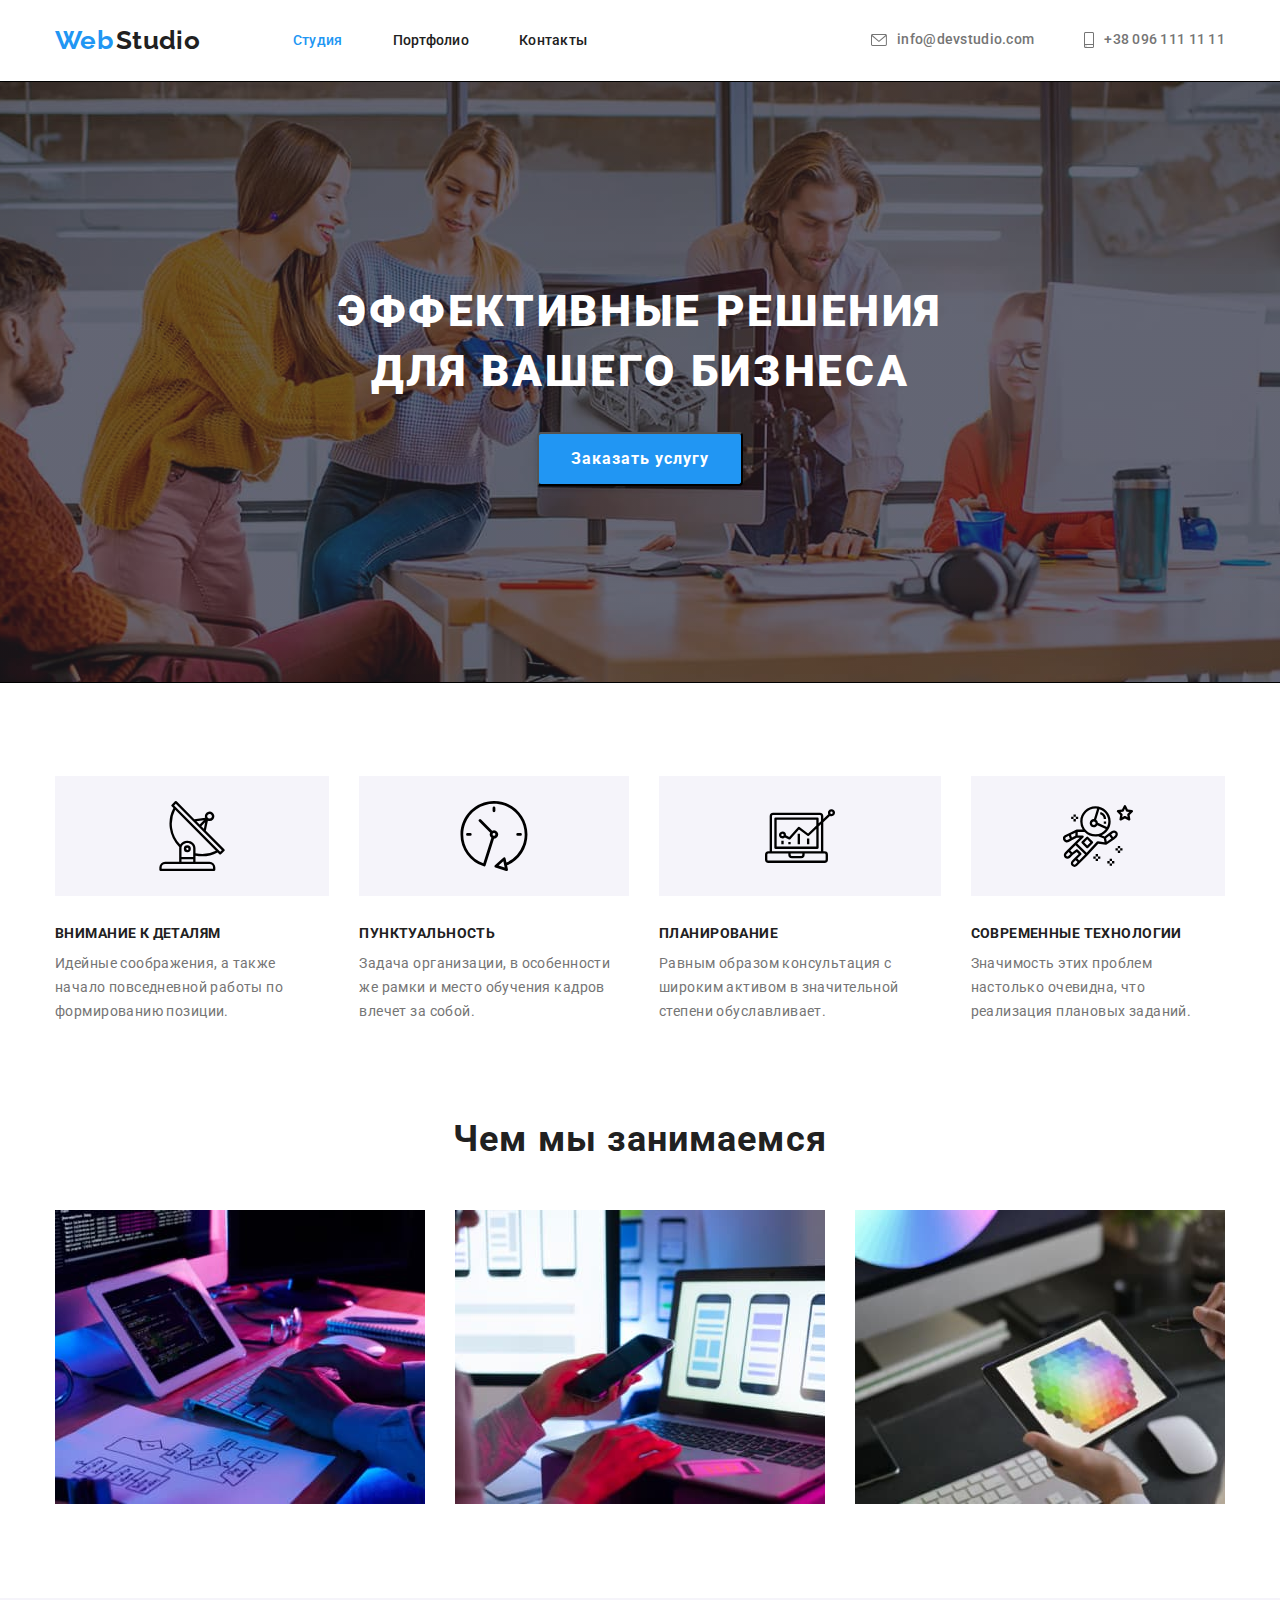
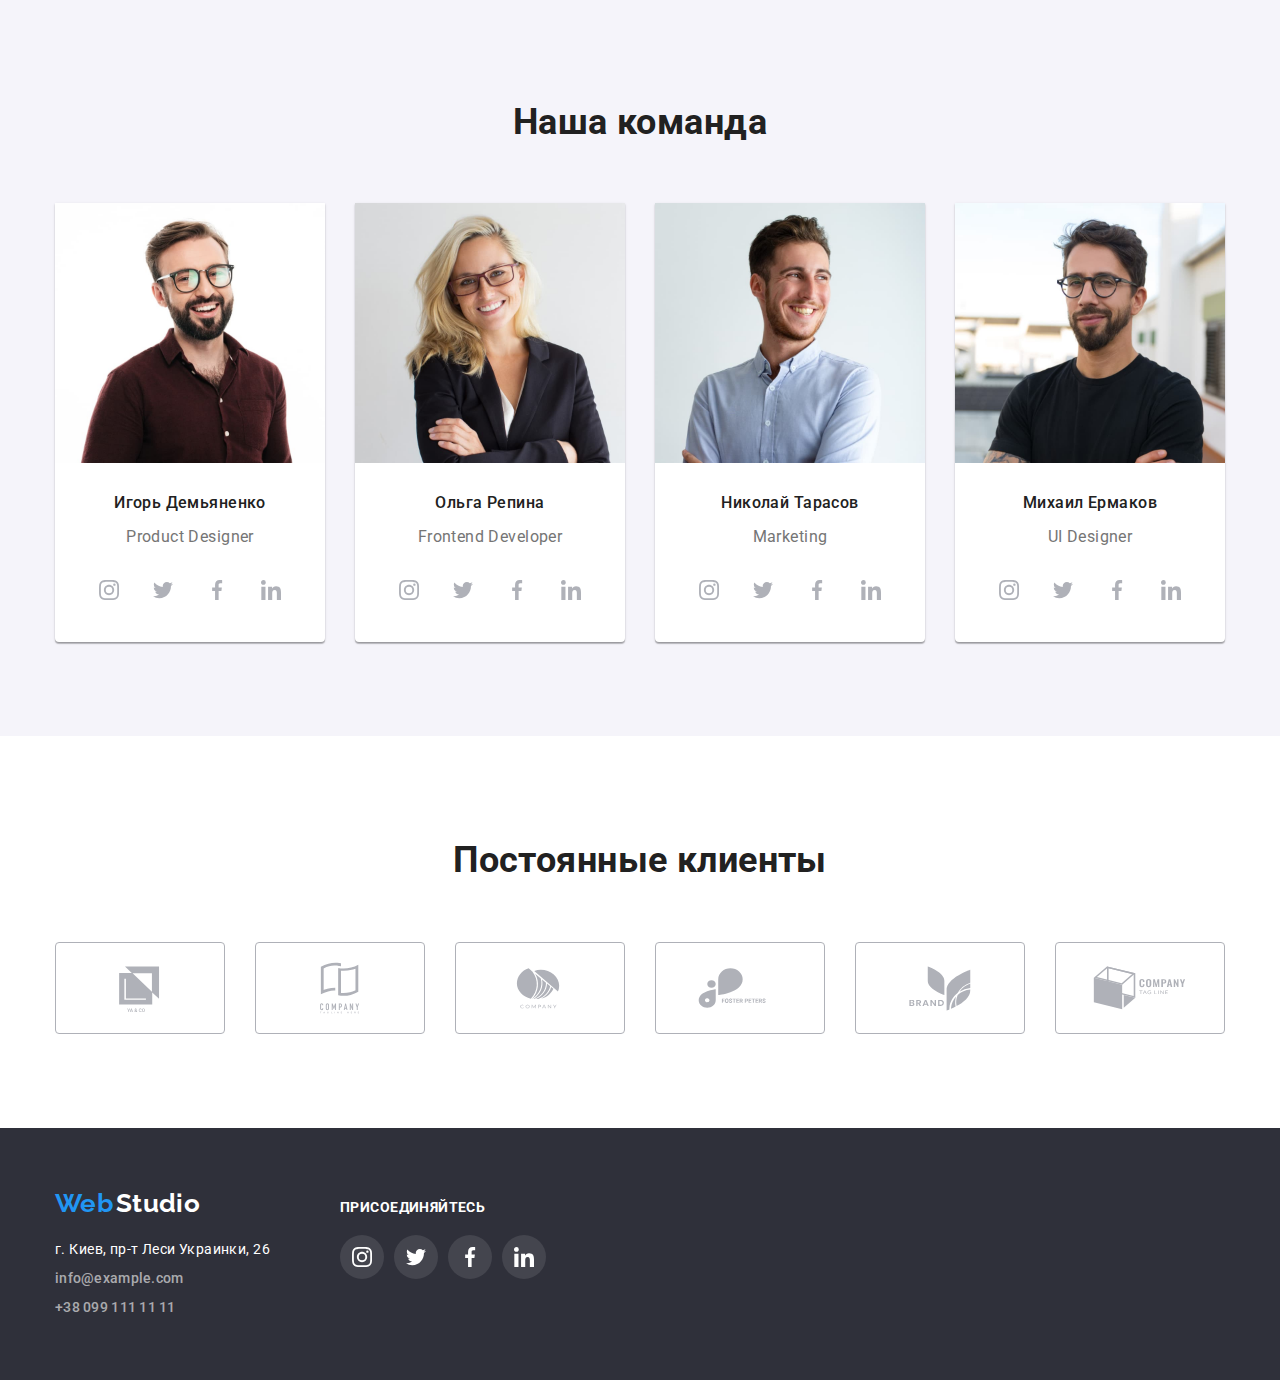
<file: index.html>
<!DOCTYPE html>
<html lang="ru">
  <head>
    <meta charset="UTF-8" />
    <meta http-equiv="X-UA-Compatible" content="IE=edge" />
    <meta name="viewport" content="width=device-width, initial-scale=1.0" />
    <title>Document</title>
    <link
      rel="stylesheet"
      href="https://cdnjs.cloudflare.com/ajax/libs/modern-normalize/1.1.0/modern-normalize.min.css"
    />
    <link rel="stylesheet" href="./css/style.css" />
    <link
      href="https://fonts.googleapis.com/css2?family=Raleway:wght@700&family=Roboto:wght@400;500;700;900&display=swap"
      rel="stylesheet"
    />
  </head>
  <body>
    <!--верняя линия-->
    <header class="header">
      <div class="container">
        <nav class="navigation">
          <a href="/" lang="en" class="nav-logo link">
            <span class="logo-accent">Web</span>
            <span class="logo-nav">Studio</span>
          </a>

          <ul class="nav-links">
            <li class="list">
              <a href="" class="link-current link">Студия</a>
            </li>
            <li class="list">
              <a href="./portfolio.html" class="link">Портфолио</a>
            </li>
            <li class="list"><a href="" class="link">Контакты</a></li>
          </ul>
        </nav>
        <ul class="nav-contacts">
          <li class="list">
            <a href="mailto:info@devstudio.com" class="nav-mail link">
              <svg class="envelope-logo" width="16" height="12">
                <use href="./images/symbol-defs.svg#envelope"></use></svg>info@devstudio.com</a>
          </li>
          <li class="list">
            <a href="tel:+380961111111" class="nav-phone link">
              <svg class="smartphone-logo" width="10" height="16">
                <use href="./images/symbol-defs.svg#smartphone"></use></svg>+38 096 111 11 11</a>
          </li>
        </ul>
      </div>
    </header>

    <main>
      <!-- Шапка -->
      <section class="hero section">
        <div class="container">
          <h1 class="hero-text">Эффективные решения для вашего бизнеса</h1>
          <button type="button" class="hero-button">Заказать услугу</button>
        </div>
      </section>

      <!-- Особенности -->
      <section class="features section">
        <div class="container">
          <h2 class="features-title visually-hidden">Особенности</h2>
          <div class="features-item">
            <ul class="features-list">
              <li class="list logo-antenna">
                <div class="icons">
                  <svg class="features-icon" width="70" height="70">
                    <use href="./images/symbol-defs.svg#antenna"></use>
                  </svg>
                </div>
                <h3 class="features-name">Внимание к деталям</h3>
                <p class="features-text">
                  Идейные соображения, а также начало повседневной работы по
                  формированию позиции.
                </p>
              </li>
              <li class="list logo-clock">
                <div class="icons">
                  <svg class="features-icon" width="70" height="70">
                    <use href="./images/symbol-defs.svg#clock"></use>
                  </svg>
                </div>
                <h3 class="features-name">Пунктуальность</h3>
                <p class="features-text">
                  Задача организации, в особенности же рамки и место обучения
                  кадров влечет за собой.
                </p>
              </li>
              <li class="list logo-diagram">
                <div class="icons">
                  <svg class="features-icon" width="70" height="70">
                    <use href="./images/symbol-defs.svg#diagram"></use>
                  </svg>
                </div>
                <h3 class="features-name">Планирование</h3>
                <p class="features-text">
                  Равным образом консультация с широким активом в значительной
                  степени обуславливает.
                </p>
              </li>
              <li class="list logo-astronaut">
                <div class="icons">
                  <svg class="features-icon" width="70" height="70">
                    <use href="./images/symbol-defs.svg#astronaut"></use>
                  </svg>
                </div>
                <h3 class="features-name">Современные технологии</h3>
                <p class="features-text">
                  Значимость этих проблем настолько очевидна, что реализация
                  плановых заданий.
                </p>
              </li>
            </ul>
          </div>
        </div>
      </section>

      <!-- Чем мы занимаемся -->
      <section class="business section">
        <div class="container">
          <h3 class="business-title">Чем мы занимаемся</h3>
          <ul class="business-list">
            <li class="list">
              <img
                src="./images/img1.jpg"
                alt="Разработка программного обеспечения"
                width="370"
                class="business-example"
              />
            </li>
            <li class="list">
              <img
                src="./images/img2.jpg"
                alt="Разработка мобильного приложения"
                width="370"
                class="business-example"
              />
            </li>
            <li class="list">
              <img
                src="./images/img3.jpg"
                alt="Графический дизайн"
                width="370"
                class="business-example"
              />
            </li>
          </ul>
        </div>
      </section>
      <!-- Наша команда -->
      <section class="team section">
        <div class="container">
          <h3 class="team-title">Наша команда</h3>
          <ul class="team-item">
            <li class="list">
              <img
                src="./images/img-product-designer.jpg"
                alt="фото Игоря Демьяненко"
                width="270"
                class="team-img" />

              <div class="team-description">
                <h3 class="team-name">Игорь Демьяненко</h3>
                <p lang="en" class="team-occupation">Product Designer</p>
                <ul class="social-links">
                  <li class="media-links list">
                    <a href="" class="meta">
                      <svg class="social-link" width="20" height="20">
                        <use href="./images/symbol-defs.svg#instagram"></use>
                      </svg>
                    </a>
                  </li>
                  <li class="media-links list">
                    <a href="" class="meta">
                      <svg class="social-link" width="20" height="20">
                        <use href="./images/symbol-defs.svg#twitter"></use>
                      </svg>
                    </a>
                  </li>
                  <li class="media-links list">
                    <a href="" class="meta">
                      <svg class="social-link" width="20" height="20">
                        <use href="./images/symbol-defs.svg#facebook"></use>
                      </svg>
                    </a>
                  </li>
                  <li class="media-links list">
                    <a href="" class="meta">
                      <svg class="social-link" width="20" height="20">
                        <use href="./images/symbol-defs.svg#linkedin"></use>
                      </svg>
                    </a>
                  </li>
                </ul>
              </div>
              
            </li>
            <li class="list">
              <img
                src="./images/img-frontend-dev.jpg"
                alt="фото Ольги Репиной"
                width="270"
                class="team-img"
              />
              <div class="team-description">
                <h3 class="team-name">Ольга Репина</h3>
                <p lang="en" class="team-occupation">Frontend Developer</p>
                <ul class="social-links">
                  <li class="media-links list">
                    <a href="" class="meta">
                      <svg class="social-link" width="20" height="20">
                        <use href="./images/symbol-defs.svg#instagram"></use>
                      </svg>
                    </a>
                  </li>
                  <li class="media-links list">
                    <a href="" class="meta">
                      <svg class="social-link" width="20" height="20">
                        <use href="./images/symbol-defs.svg#twitter"></use>
                      </svg>
                    </a>
                  </li>
                  <li class="media-links list">
                    <a href="" class="meta">
                      <svg class="social-link" width="20" height="20">
                        <use href="./images/symbol-defs.svg#facebook"></use>
                      </svg>
                    </a>
                  </li>
                  <li class="media-links list">
                    <a href="" class="meta">
                      <svg class="social-link" width="20" height="20">
                        <use href="./images/symbol-defs.svg#linkedin"></use>
                      </svg>
                    </a>
                  </li>
                </ul>
              </div>
              
            </li>
            <li class="list">
              <img
                src="./images/img-marketing.jpg"
                alt="фото Николая Тарасова"
                width="270"
                class="team-img"
              />
              <div class="team-description">
                <h3 class="team-name">Николай Тарасов</h3>
                <p lang="en" class="team-occupation">Marketing</p>
                <ul class="social-links">
                  <li class="media-links list">
                    <a href="" class="meta">
                      <svg class="social-link" width="20" height="20">
                        <use href="./images/symbol-defs.svg#instagram"></use>
                      </svg>
                    </a>
                  </li>
                  <li class="media-links list">
                    <a href="" class="meta">
                      <svg class="social-link" width="20" height="20">
                        <use href="./images/symbol-defs.svg#twitter"></use>
                      </svg>
                    </a>
                  </li>
                  <li class="media-links list">
                    <a href="" class="meta">
                      <svg class="social-link" width="20" height="20">
                        <use href="./images/symbol-defs.svg#facebook"></use>
                      </svg>
                    </a>
                  </li>
                  <li class="media-links list">
                    <a href="" class="meta">
                      <svg class="social-link" width="20" height="20">
                        <use href="./images/symbol-defs.svg#linkedin"></use>
                      </svg>
                    </a>
                  </li>
                </ul>
              </div>
              
            </li>
            <li class="list">
              <img
                src="./images/img-designer2.jpg"
                alt="фото Михаила Ермакова"
                width="270"
                class="team-img"
              />
              <div class="team-description">
                <h3 class="team-name">Михаил Ермаков</h3>
                <p lang="en" class="team-occupation">UI Designer</p>
                <ul class="social-links">
                  <li class="media-links list">
                    <a href="" class="meta">
                      <svg class="social-link" width="20" height="20">
                        <use href="./images/symbol-defs.svg#instagram"></use>
                      </svg>
                    </a>
                  </li>
                  <li class="media-links list">
                    <a href="" class="meta">
                      <svg class="social-link" width="20" height="20">
                        <use href="./images/symbol-defs.svg#twitter"></use>
                      </svg>
                    </a>
                  </li>
                  <li class="media-links list">
                    <a href="" class="meta">
                      <svg class="social-link" width="20" height="20">
                        <use href="./images/symbol-defs.svg#facebook"></use>
                      </svg>
                    </a>
                  </li>
                  <li class="media-links list">
                    <a href="" class="meta">
                      <svg class="social-link" width="20" height="20">
                        <use href="./images/symbol-defs.svg#linkedin"></use>
                      </svg>
                    </a>
                  </li>
                </ul>
              </div>
              
        </div>
      </section>
<!-- Постоянные клиенты -->
      <section class="clients section">
        <h3 class="clients-title">Постоянные клиенты</h3>
        <ul class="clients-name">
          <li class="list">
            <a href="" class="client-link item">
              <svg class="client-first" width="106" height="60">
                <use href="./images/symbol-defs.svg#client-1"></use>
              </svg>
            </a>
          </li>
          <li class="list">
            <a href="" class="client-link item">
              <svg class="client-first" width="106" height="60">
                <use href="./images/symbol-defs.svg#client-2"></use>
              </svg>
            </a>
          </li>
          <li class="list">
            <a href="" class="client-link item">
              <svg class="client-first" width="106" height="60">
                <use href="./images/symbol-defs.svg#client-3"></use>
              </svg>
            </a>
          </li>
          <li class="list">
            <a href="" class="client-link item">
              <svg class="client-first" width="106" height="60">
                <use href="./images/symbol-defs.svg#client-4"></use>
              </svg>
            </a>
          </li>
          <li class="list">
            <a href="" class="client-link item">
              <svg class="client-first" width="106" height="60">
                <use href="./images/symbol-defs.svg#client-5"></use>
              </svg>
            </a>
          </li>
          <li class="list">
            <a href="" class="client-link item">
              <svg class="client-first" width="106" height="60">
                <use href="./images/symbol-defs.svg#client-6"></use>
              </svg>
            </a>
          </li>
        </ul>
      </section>
    </main>
    <!-- Футер -->
    <footer class="footer section">
      <div class="container">
        <div>
          <a href="/" lang="en" class="footer-logo link">
            <span class="logo-accent">Web</span>
            <span class="logo-footer">Studio</span>
          </a>
          <address class="address-link">
            г. Киев, пр-т Леси Украинки, 26
          </address>

          <ul class="footer-list">
            <li class="list">
              <a href="mailto:info@example.com" class="footer-mail link"
                >info@example.com</a
              >
            </li>
            <li class="list">
              <a href="tel:+380991111111" class="footer-phone link"
                >+38 099 111 11 11</a
              >
            </li>
          </ul>
        </div>

        <div class="footer-socials">
          <h3 class="footer-slogan">присоединяйтесь</h3>
          <ul class="socials">
            <li class="footer-links list">
              <a href="" class="social-item">
                <svg class="social-link" width="20" height="20">
                  <use href="./images/symbol-defs.svg#instagram"></use>
                </svg>
              </a>
            </li>
            <li class="footer-links list">
              <a href="" class="social-item">
                <svg class="social-link" width="20" height="20">
                  <use href="./images/symbol-defs.svg#twitter"></use>
                </svg>
              </a>
            </li>
            <li class="footer-links list">
              <a href="" class="social-item">
                <svg class="social-link" width="20" height="20">
                  <use href="./images/symbol-defs.svg#facebook"></use>
                </svg>
              </a>
            </li>
            <li class="footer-links list">
              <a href="" class="social-item">
                <svg class="social-link" width="20" height="20">
                  <use href="./images/symbol-defs.svg#linkedin"></use>
                </svg>
              </a>
            </li>
          </ul>
        </div>
      </div>
    </footer>
  </body>
</html>
</file>
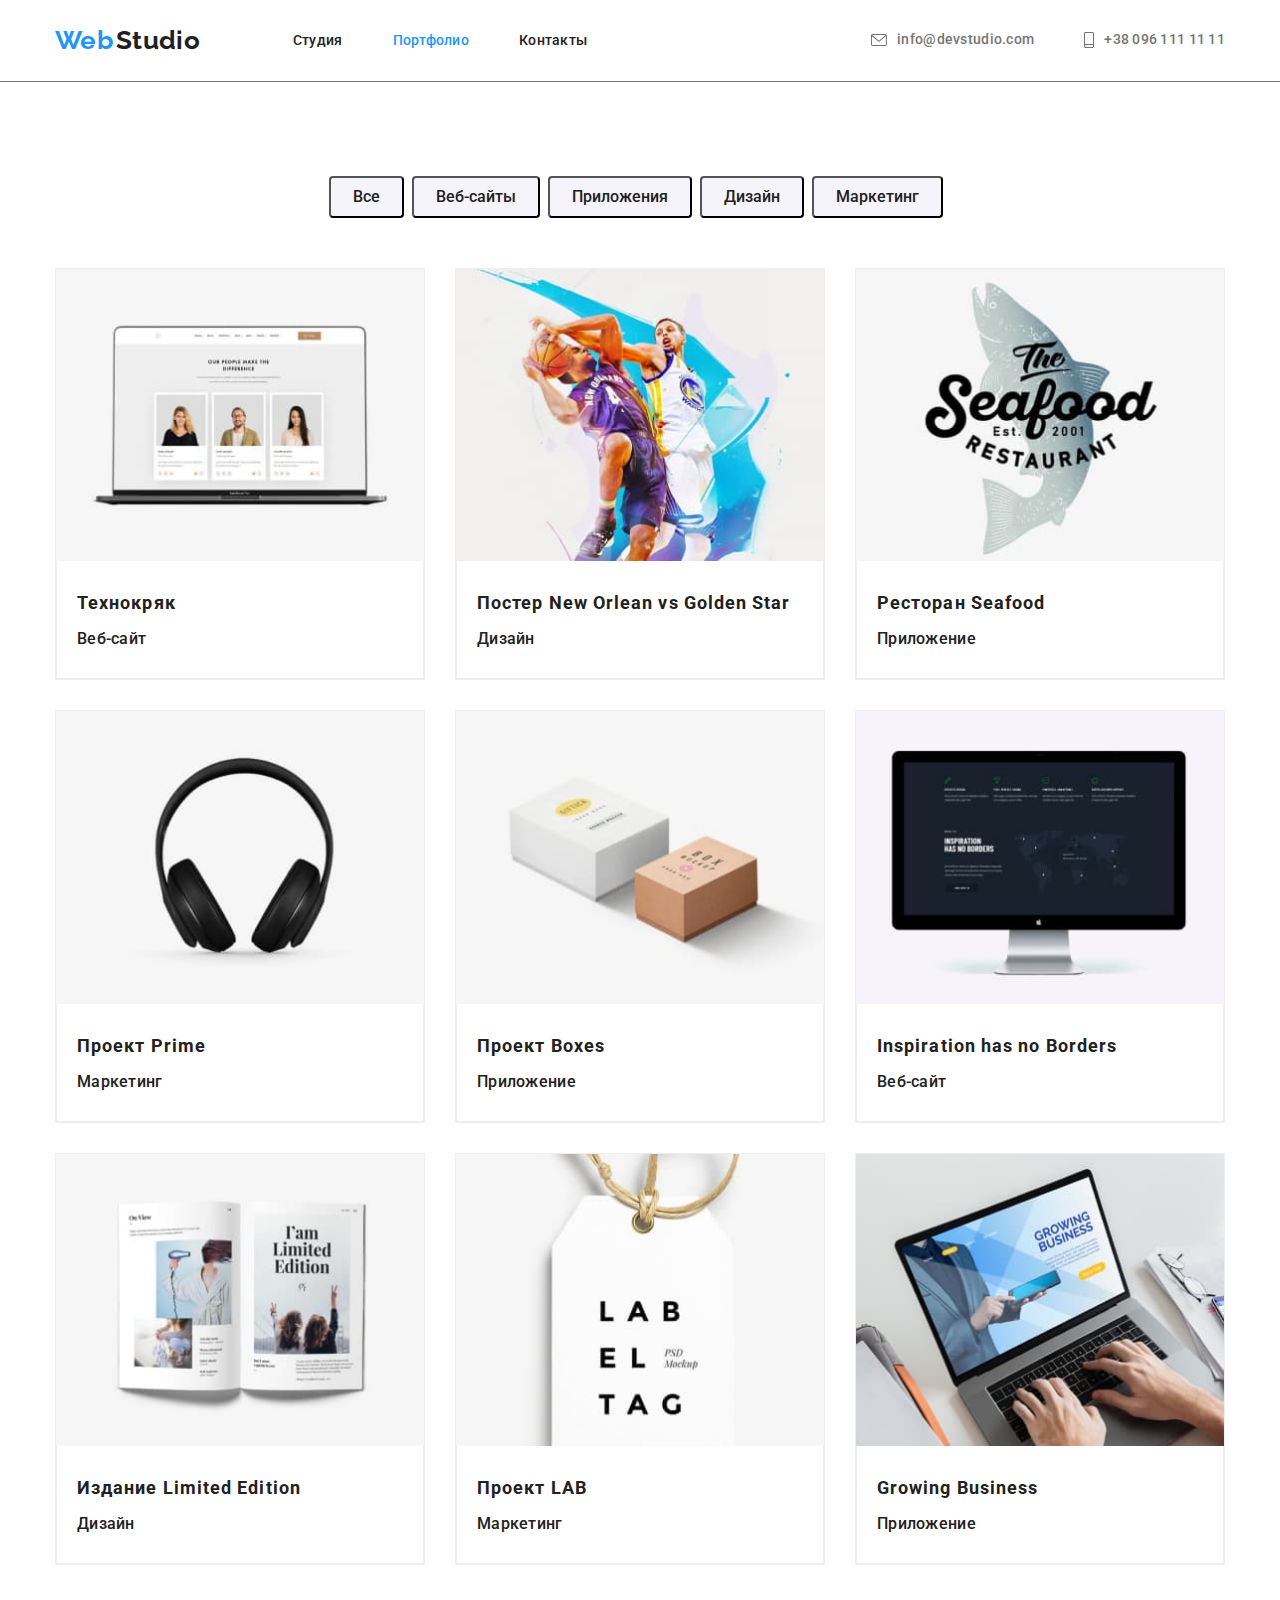
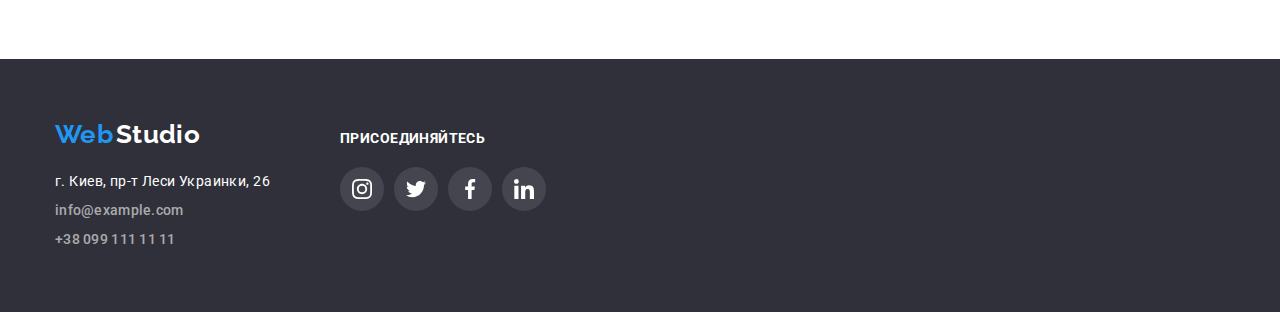
<file: portfolio.html>
<!DOCTYPE html>
<html lang="ru">
  <head>
    <meta charset="UTF-8" />
    <meta http-equiv="X-UA-Compatible" content="IE=edge" />
    <meta name="viewport" content="width=device-width, initial-scale=1.0" />
    <title>Document</title>
    <link
      rel="stylesheet"
      href="https://cdnjs.cloudflare.com/ajax/libs/modern-normalize/1.1.0/modern-normalize.min.css"
    />
    <link rel="stylesheet" href="./css/style.css" />
    <link
      href="https://fonts.googleapis.com/css2?family=Raleway:wght@700&family=Roboto:wght@400;500;700;900&display=swap"
      rel="stylesheet"
    />
  </head>
  <body>
    <!--верняя линия-->
    <header class="header">
      <div class="container">
        <nav class="navigation">
          <a href="/" lang="en" class="nav-logo link">
            <span class="logo-accent">Web</span>
            <span class="logo-nav">Studio</span>
          </a>

          <ul class="nav-links">
            <li class="list"><a href="./index.html" class="link">Студия</a></li>
            <li class="list">
              <a href="" class="link-current link">Портфолио</a>
            </li>
            <li class="list"><a href="" class="link">Контакты</a></li>
          </ul>
        </nav>
        <ul class="nav-contacts">
          <li class="list">
            <a href="mailto:info@devstudio.com" class="nav-mail link">
              <svg class="envelope-logo" width="16" height="12">
                <use href="./images/symbol-defs.svg#envelope"></use></svg>info@devstudio.com</a>
          </li>
          <li class="list">
            <a href="tel:+380961111111" class="nav-phone link">
              <svg class="smartphone-logo" width="10" height="16">
                <use href="./images/symbol-defs.svg#smartphone"></use></svg>+38 096 111 11 11</a>
          </li>
        </ul>
      </div>
    </header>

    <main>
      <section class="section">
        <!-- Фильтры -->
        <div class="filter-title container">
          <h1 class="filter-titles visually-hidden">Фильтры отбора</h1>
          <ul class="buttons">
            <li class="list">
              <button type="button" class="button-filter">Все</button>
            </li>
            <li class="list">
              <button type="button" class="button-filter">Веб-сайты</button>
            </li>
            <li class="list">
              <button type="button" class="button-filter">Приложения</button>
            </li>
            <li class="list">
              <button type="button" class="button-filter">Дизайн</button>
            </li>
            <li class="list">
              <button type="button" class="button-filter">Маркетинг</button>
            </li>
          </ul>
        </div>

        <!-- Портфолио работ -->
        <div class="portfolio container">
          <h2 class="portfolio-title visually-hidden">Портфолио работ</h2>
          <ul class="portfolio-items">
            <li class="list">
              <a href="" class="link">
                <img
                  src="./images/img-project1.jpg"
                  alt="Веб-сайт компании Технокряк"
                  width="370"
                  class="portfolio-img"
                />
                <div class="portfolio-content">
                  <h3 class="portfolio-caption">Технокряк</h3>
                  <p class="portfolio-text">Веб-сайт</p>
                </div>
              </a>
            </li>
            <li class="list">
              <a href="" class="link">
                <img
                  src="./images/img-project2.jpg"
                  alt="Дизайн постера"
                  width="370"
                  class="portfolio-img"
                />
                <div class="portfolio-content">
                  <h3 class="portfolio-caption">
                    Постер New Orlean vs Golden Star
                  </h3>
                  <p class="portfolio-text">Дизайн</p>
                </div>
              </a>
            </li>
            <li class="list">
              <a href="" class="link"
                ><img
                  src="./images/img-project3.jpg"
                  alt="Приложение для ресторана"
                  width="370"
                  class="portfolio-img"
                />
                <div class="portfolio-content">
                  <h3 class="portfolio-caption">Ресторан Seafood</h3>
                  <p class="portfolio-text">Приложение</p>
                </div>
              </a>
            </li>
            <li class="list">
              <a href="" class="link"
                ><img
                  src="./images/img-project4.jpg"
                  alt="Маркетинговые стратегии"
                  width="370"
                  class="portfolio-img"
                />
                <div class="portfolio-content">
                  <h3 class="portfolio-caption">Проект Prime</h3>
                  <p class="portfolio-text">Маркетинг</p>
                </div>
              </a>
            </li>
            <li class="list">
              <a href="" class="link"
                ><img
                  src="./images/img-project5.jpg"
                  alt="Логотип приложения"
                  width="370"
                  class="portfolio-img"
                />
                <div class="portfolio-content">
                  <h3 class="portfolio-caption">Проект Boxes</h3>
                  <p class="portfolio-text">Приложение</p>
                </div>
              </a>
            </li>
            <li class="list">
              <a href="" class="link"
                ><img
                  src="./images/img-project6.jpg"
                  alt="Дизайн веб-сайта"
                  width="370"
                  class="portfolio-img"
                />
                <div class="portfolio-content">
                  <h3 lang="en" class="portfolio-caption">
                    Inspiration has no Borders
                  </h3>
                  <p class="portfolio-text">Веб-сайт</p>
                </div>
              </a>
            </li>
            <li class="list">
              <a href="" class="link"
                ><img
                  src="./images/img-project7.jpg"
                  alt="Дизайн для печатного издания"
                  width="370"
                  class="portfolio-img"
                />
                <div class="portfolio-content">
                  <h3 class="portfolio-caption">Издание Limited Edition</h3>
                  <p class="portfolio-text">Дизайн</p>
                </div>
              </a>
            </li>
            <li class="list">
              <a href="" class="link"
                ><img
                  src="./images/img-project8.jpg"
                  alt="Дизайн проекта LAB"
                  width="370"
                  class="portfolio-img"
                />
                <div class="portfolio-content">
                  <h3 class="portfolio-caption">Проект LAB</h3>
                  <p class="portfolio-text">Маркетинг</p>
                </div>
              </a>
            </li>
            <li class="list">
              <a href="" class="link"
                ><img
                  src="./images/img-project9.jpg"
                  alt="Дизайн приложения "
                  width="370"
                  class="portfolio-img"
                />
                <div class="portfolio-content">
                  <h3 lang="en" class="portfolio-caption">Growing Business</h3>
                  <p class="portfolio-text">Приложение</p>
                </div>
              </a>
            </li>
          </ul>
        </div>
      </section>
    </main>
    <!-- Футер -->
    <footer class="footer section">
      <div class="container">
        <div>
          <a href="/" lang="en" class="footer-logo link">
            <span class="logo-accent">Web</span>
            <span class="logo-footer">Studio</span>
          </a>
          <address class="address-link">
            г. Киев, пр-т Леси Украинки, 26
          </address>

          <ul class="footer-list">
            <li class="list">
              <a href="mailto:info@example.com" class="footer-mail link"
                >info@example.com</a
              >
            </li>
            <li class="list">
              <a href="tel:+380991111111" class="footer-phone link"
                >+38 099 111 11 11</a
              >
            </li>
          </ul>
        </div>

        <div class="footer-socials">
          <h3 class="footer-slogan">присоединяйтесь</h3>
          <ul class="socials">
            <li class="footer-links list">
              <a href="" class="social-item">
                <svg class="social-link" width="20" height="20">
                  <use href="./images/symbol-defs.svg#instagram"></use>
                </svg>
              </a>
            </li>
            <li class="footer-links list">
              <a href="" class="social-item">
                <svg class="social-link" width="20" height="20">
                  <use href="./images/symbol-defs.svg#twitter"></use>
                </svg>
              </a>
            </li>
            <li class="footer-links list">
              <a href="" class="social-item">
                <svg class="social-link" width="20" height="20">
                  <use href="./images/symbol-defs.svg#facebook"></use>
                </svg>
              </a>
            </li>
            <li class="footer-links list">
              <a href="" class="social-item">
                <svg class="social-link" width="20" height="20">
                  <use href="./images/symbol-defs.svg#linkedin"></use>
                </svg>
              </a>
            </li>
          </ul>
        </div>
      </div>
    </footer>
  </body>
</html>
</file>
<file: css/style.css>
:root {
    --primary-text-color: #757575;
    --title-text-color: #212121;
    --accent-color: #2196f3;
    --primary-white-color: #ffffff;
    --footer-contact-color: rgba(255, 255, 255, 0.6);
  }
  
  body {
    background-color: var(--primary-white-color);
    color: var(--primary-text-color);
    font-family: Roboto, sans-serif;
    letter-spacing: 0.03em;
    font-weight: 400;
    font-size: 14px;
    /* line-height: 1.67; */
  }
  
  .container {
    margin-left: auto;
    margin-right: auto;
    width: 1200px;
    padding-left: 15px;
    padding-right: 15px;
  
    /*background-color: green;*/
  }
  
  .section {
    padding-top: 94px;
    padding-bottom: 94px;
  }
  
  h1,
  h2,
  h3,
  p {
    margin: 0;
  }
  
  ul {
    padding: 0;
    margin: 0;
  }
  
  .list {
    list-style: none;
    padding: 0;
    margin: 0;
  }
  
  /* верняя линия */
  /*Лого*/
  
  .envelope-logo,
  .smartphone-logo {
    margin-right: 10px;
  }
  .header {
    border-bottom-width: 1px;
    border-bottom-style: solid;
    border-bottom-color: var(--primary-text-color);
  }
  .navigation {
    align-items: center;
  }
  
  .nav-logo:hover,
  .nav-logo:focus {
    color: var(--accent-color);
  }
  
  .nav-mail,
  .nav-phone {
    display: flex;
    align-items: center;
    fill: var(--primary-text-color);
  }
  .link:hover,
  .link:focus {
    fill: var(--accent-color);
    color: var(--accent-color);
  }
  
  .logo-accent,
  .logo-nav,
  .logo-footer {
    font-family: Raleway, sans-serif;
    font-weight: 700;
    font-size: 26px;
    line-height: 1.19;
  }
  .logo-accent {
    color: var(--accent-color);
  }
  .nav-logo {
    color: #000000;
  }
  
  .link {
    color: var(--title-text-color);
  }
  .link-current {
    color: var(--accent-color);
  }
  .nav-mail,
  .nav-phone {
    color: #757575;
  }
  
  .link,
  .nav-mail,
  .nav-phone {
    font-weight: 500;
    font-size: 14px;
    line-height: 1.14;
    letter-spacing: 0.02em;
    /*text-decoration: none; */
  }
  
  .header .container,
  .navigation,
  .nav-links,
  .nav-contacts {
    display: flex;
  }
  .header .container {
    align-items: center;
    padding-top: 0;
    padding-bottom: 0;
  }
  .nav-links .list:not(:last-child) {
    margin-right: 50px;
  }
  
  .nav-links .list,
  .nav-contacts .list {
    display: block;
  }
  .nav-links .list {
    padding-top: 32px;
    padding-bottom: 32px;
  }
  
  .nav-contacts .list + .list {
    margin-left: 50px;
  }
  
  .nav-links {
    margin-left: 93px;
  }
  
  .nav-contacts {
    margin-left: auto;
  }
  /*Шапка */
  
  .hero .container {
    text-align: center;
  }
  .hero {
    padding-top: 200px;
    padding-bottom: 200px;
    background-color: #2f303a;
  
    max-width: 1600px;
    height: 600px;
    margin-left: auto;
    margin-right: auto;
    outline: 1px solid black;
    background-image: linear-gradient(
        to right,
        rgba(47, 48, 58, 0.4),
        rgba(47, 48, 58, 0.4)
      ),
      url("../images/Img-hero.jpg");
  
    background-repeat: no-repeat;
    background-position: center;
    background-size: cover;
  }
  
  .hero-text {
    margin-top: 0;
    margin-bottom: 30px;
    font-weight: 900;
    font-size: 44px;
    line-height: 1.36;
    text-align: center;
    width: 696px;
    margin-left: auto;
    margin-right: auto;
    letter-spacing: 0.06em;
    text-transform: uppercase;
  
    color: var(--primary-white-color);
  }
  
  .hero-button {
    background-color: var(--accent-color);
    box-shadow: 0px 4px 4px rgba(0, 0, 0, 0.15);
    border-radius: 4px;
    padding: 10px 32px;
    min-width: 200px;
  
    font-weight: 700;
    font-size: 16px;
    line-height: 1.88;
  
    text-align: center;
    letter-spacing: 0.06em;
    color: var(--primary-white-color);
  }
  
  .hero-button:hover,
  .hero-button:focus {
    cursor: pointer;
  }
  
  /* Особенности */
  
  .features-item,
  .features-list {
    display: flex;
  }
  
  .features-name {
    font-weight: 700;
    font-size: 14px;
    line-height: 1.14;
    text-transform: uppercase;
    color: var(--title-text-color);
  
    margin-top: 30px;
    margin-bottom: 10px;
  }
  
  .features-text {
    line-height: 1.71;
    margin: 0;
  }
  
  .features-list .list + .list {
    margin-left: 30px;
  }
  
  .icons {
    background-color: #f5f4fa;
    /*padding: 25px 100px;*/
    height: 120px;
    display: flex;
    justify-content: center;
    align-items: center;
      }
  
  /*.features-list .list::before{
      display: block;
      content: "";
      height: 120px;
      
      background-repeat: no-repeat;
      background-position: center;
      background-color:  #F5F4FA;
      margin-bottom: 30px;
      
  }
  .logo-antenna::before{
      background-image: url(../images/antenna-logo.png);
      
  }
  .logo-clock::before{
      background-image: url(../images/clock-logo.png);
  }
  .logo-diagram::before{
      background-image: url(..//images/diagram-logo.png);
  }
  
  .logo-astronaut::before{
      background-image: url(..//images/astronaut-logo.png);
  }
  */
  
  /* Чем мы занимаемся */
  .business {
    padding-top: 0;
  }
  
  .business-title {
    font-weight: 700;
    font-size: 36px;
    line-height: 42px;
    text-align: center;
    letter-spacing: 0.03em;
  
    color: var(--title-text-color);
  
    margin-top: 0;
    margin-bottom: 50px;
  }
  img {
    display: block;
    max-width: 100%;
    height: auto;
  }
  .business-list {
    display: flex;
    padding: 0 15px;
  }
  
  .business-list .list {
    margin-right: 30px;
  }
  .business-list .list:nth-child(3n) {
    margin-right: 0;
  }
  
  /* Наша команда */
  
  .team {
    background-color: #f5f4fa;
  }
  
  .team-item .list {
    background-color: var(--primary-white-color);
  }
  .team-title,
  .clients-title {
    font-weight: 700;
    font-size: 36px;
    line-height: 1.7;
    text-align: center;
    color: var(--title-text-color);
    margin-top: 0;
    margin-bottom: 50px;
    /*padding-top: 94px;*/
    min-width: 264px;
  }
  
  .team-item {
    display: flex;
  }
  .team-description {
    padding-top: 30px;
    padding-bottom: 30px;
  }
  
  .team-item .list + .list {
    margin-left: 30px;
  }
  .team-name {
    font-weight: 500;
    font-size: 16px;
    line-height: 1.19;
    text-align: center;
    color: var(--title-text-color);
  
    margin-bottom: 10px;
    margin-top: 0;
  }
  
  .team-occupation {
    font-size: 16px;
    line-height: 1.9;
    text-align: center;
    margin-bottom: 0;
    margin-top: 0;
  }
  .social-links {
    display: flex;
    justify-content: center;
  }
  .media-links {
    margin-right: 0px;
    margin-top: 16px;
    /*margin-bottom: 30px;*/
    margin-left: 0;
    /*padding: 12px 12px;*/
  }
  .social-links .list + .list {
    margin-left: 10px;
  }
  
  .meta {
    display: flex;
    width: 44px;
    height: 44px;
    border-radius: 50%;
    fill: #afb1b8;
  
    justify-content: center;
    align-items: center;
  }
  .meta:hover,
  .meta:focus {
    background-color: var(--accent-color);
    fill: var(--primary-white-color);
  }
  
  .team-item > .list {
    box-shadow: 0px 1px 3px rgba(0, 0, 0, 0.12), 0px 1px 1px rgba(0, 0, 0, 0.14),
      0px 2px 1px rgba(0, 0, 0, 0.2);
    border-radius: 0px 0px 4px 4px;
  }
  /*Постоянные клиенты */
  
  .clients-name {
    display: flex;
    justify-content: center;
  }
  .clients-name .list + .list {
    margin-left: 30px;
  }
  .client-link {
    padding: 16px 32px;
    display: flex;
    width: 170px;
    height: 92px;
    fill: #afb1b8;
    border: 1px solid #afb1b8;
    box-sizing: border-box;
    border-radius: 4px;
  }
  .client-link:hover,
  .client-link:focus {
    fill: var(--accent-color);
    border-color: var(--accent-color);
  }
  /* Футер */
  
  .footer .container,
  .socials {
    display: flex;
  }
  .footer-socials {
    margin-left: 70px;
    margin-top: 12px;
  }
  .footer-slogan {
    text-transform: uppercase;
    font-weight: 700;
    line-height: 1.14;
    letter-spacing: 0.03em;
    font-size: 14px;
  
    margin-bottom: 20px;
  }
  
  .socials .list + .list {
    margin-left: 10px;
  }
  .footer {
    line-height: 1.71;
    color: var(--primary-white-color);
    background-color: #2f303a;
    padding-top: 60px;
    padding-bottom: 60px;
  }
  .address-link {
    font-style: normal;
    margin-bottom: 9px;
  }
  a.footer-list {
    color: rgba(255, 255, 255, 0.6);
  }
  
  a.footer-mail,
  .address-link {
    display: block;
    margin-bottom: 9px;
  }
  .footer-logo {
    display: block;
    margin-bottom: 20px;
  }
  .footer-mail,
  .footer-phone {
    color: var(--footer-contact-color);
    /*text-decoration: none;*/
  }
  
  .footer-mail:hover,
  .footer-phone:hover,
  .footer-mail:focus,
  .footer-phone:focus {
    color: var(--accent-color);
  }
  
  .logo-footer {
    color: var(--primary-white-color);
  }
  
  .link {
    text-decoration: none;
  }
  
  .social-item {
    display: flex;
    width: 44px;
    height: 44px;
    border-radius: 50%;
    fill: #ffffff;
    background-color: rgba(255, 255, 255, 0.1);
    justify-content: center;
    align-items: center;
  }
  .social-item:hover,
  .social-item:focus {
    background-color: var(--accent-color);
  }
  
  /* Порфолио */
  /* Фильтры */

    /*скрытие h*/
  .visually-hidden {
    position: absolute;
    clip: rect(0 0 0 0);
    width: 1px;
    height: 1px;
    margin: -1px;
  }
  .button-filter {
    font-family: Roboto;
    background-color: #f5f4fa;
    color: var(--title-text-color);
    border-radius: 4px;
    padding: 6px 22px;
    margin-right: 8px;
    font-weight: 500;
    font-size: 16px;
    line-height: 1.62;
    text-align: center;
  }
  
  .buttons {
    display: flex;
    justify-content: center;
  }
  
  .button-filter:focus,
  .button-filter:hover {
    background-color: var(--accent-color);
    border-color: var(--accent-color);
    color: var(--primary-white-color);
    cursor: pointer;
    box-shadow: 0px 3px 1px rgba(0, 0, 0, 0.1), 0px 1px 2px rgba(0, 0, 0, 0.08),
      0px 2px 2px rgba(0, 0, 0, 0.12);
  }
  .business .container {
    padding: 0;
  }
  /* Портфолио работ */
  
  .filter-title {
    margin-bottom: 50px;
  }
  
  .portfolio-items {
    display: flex;
    flex-wrap: wrap;
  }
  .portfolio-items .list {
    margin-right: 30px;
    margin-bottom: 30px;
    width: 370px;
    border: 1px solid #eeeeee;
  }
  .portfolio-items .list:nth-child(3n) {
    margin-right: 0;
  }
  .portfolio-items .list:nth-last-child(-n + 3) {
    margin-bottom: 0;
  }
  .portfolio-items .list:hover {
    box-shadow: 0px 1px 1px rgba(0, 0, 0, 0.12), 0px 4px 4px rgba(0, 0, 0, 0.06),
      1px 4px 6px rgba(0, 0, 0, 0.16);
  }
  .portfolio-img {
    margin-bottom: 0;
  }
  .portfolio-caption {
    color: var(--title-text-color);
    font-weight: 700;
    font-size: 18px;
    line-height: 2;
    letter-spacing: 0.06em;
  
    margin-bottom: 3px;
  }
  .portfolio-text {
    font-size: 16px;
    line-height: 1.88;
  }
  
  .portfolio .container {
    padding-top: 0;
  
    margin-top: 0;
  }
  .portfolio {
    padding-top: 0;
  }
  
  .portfolio-content {
    background: var(--primary-white-color);
    box-sizing: border-box;
  
    border-right-width: 1px;
    border-right-style: solid;
    border-right-color: #eeeeee;
  
    /* Установит стили нинжней рамки */
    border-bottom-width: 1px;
    border-bottom-style: solid;
    border-bottom-color: #eeeeee;
  
    /* Установит стили левой рамки */
    border-left-width: 1px;
    border-left-style: solid;
    border-left-color: #eeeeee;
  
    padding: 24px 20px;
  }
</file>
